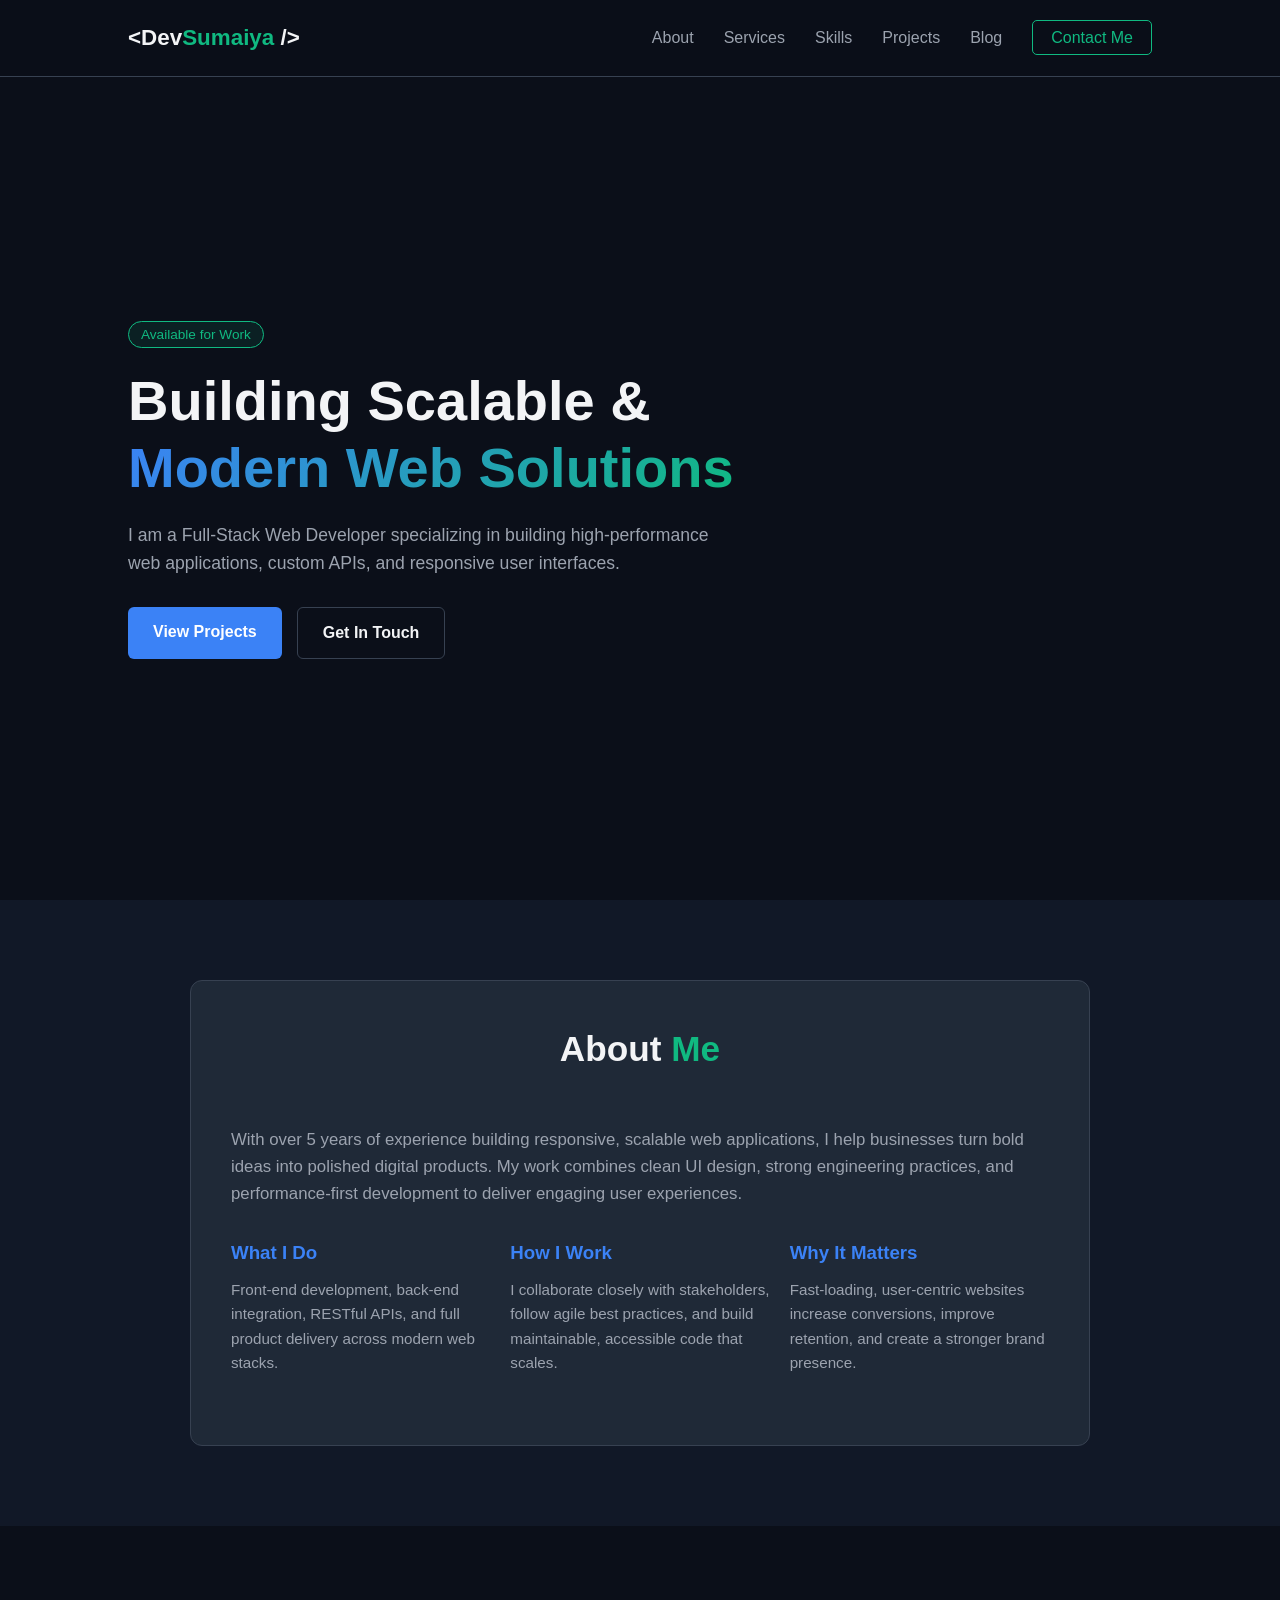
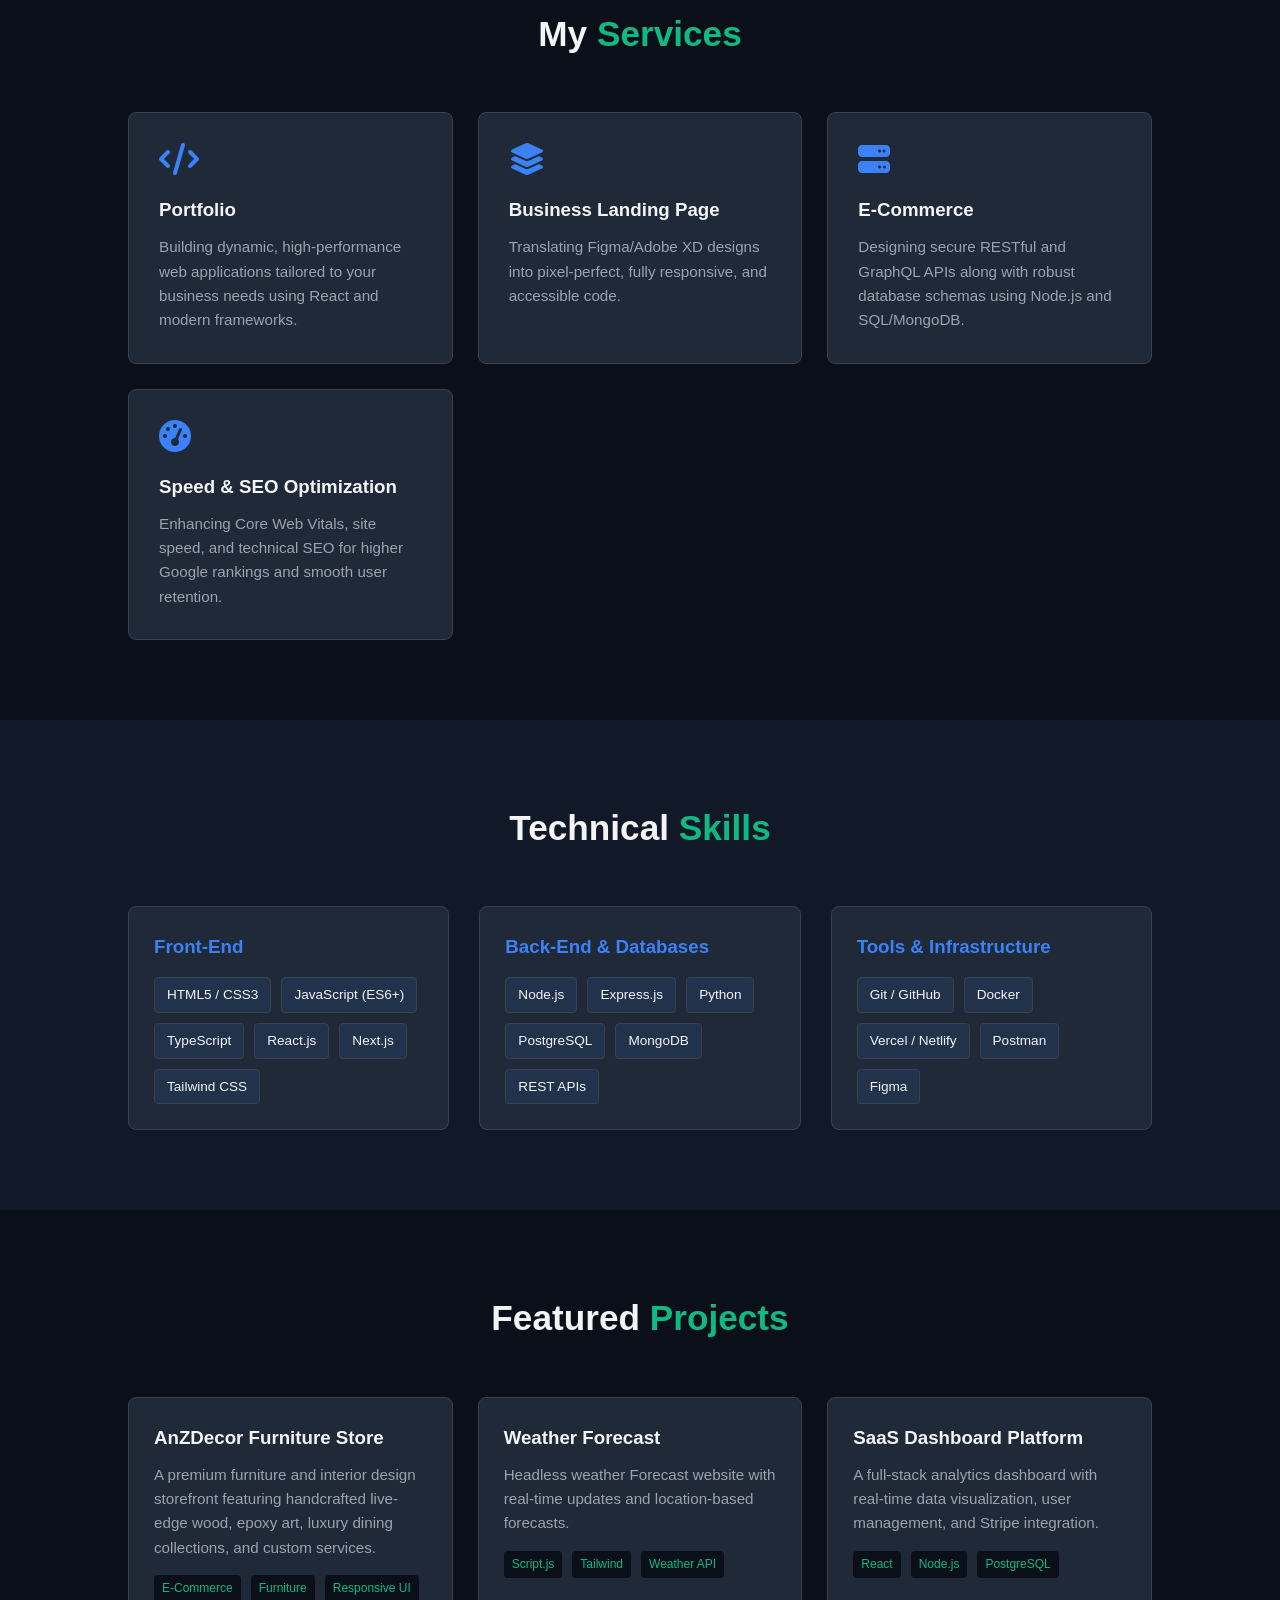
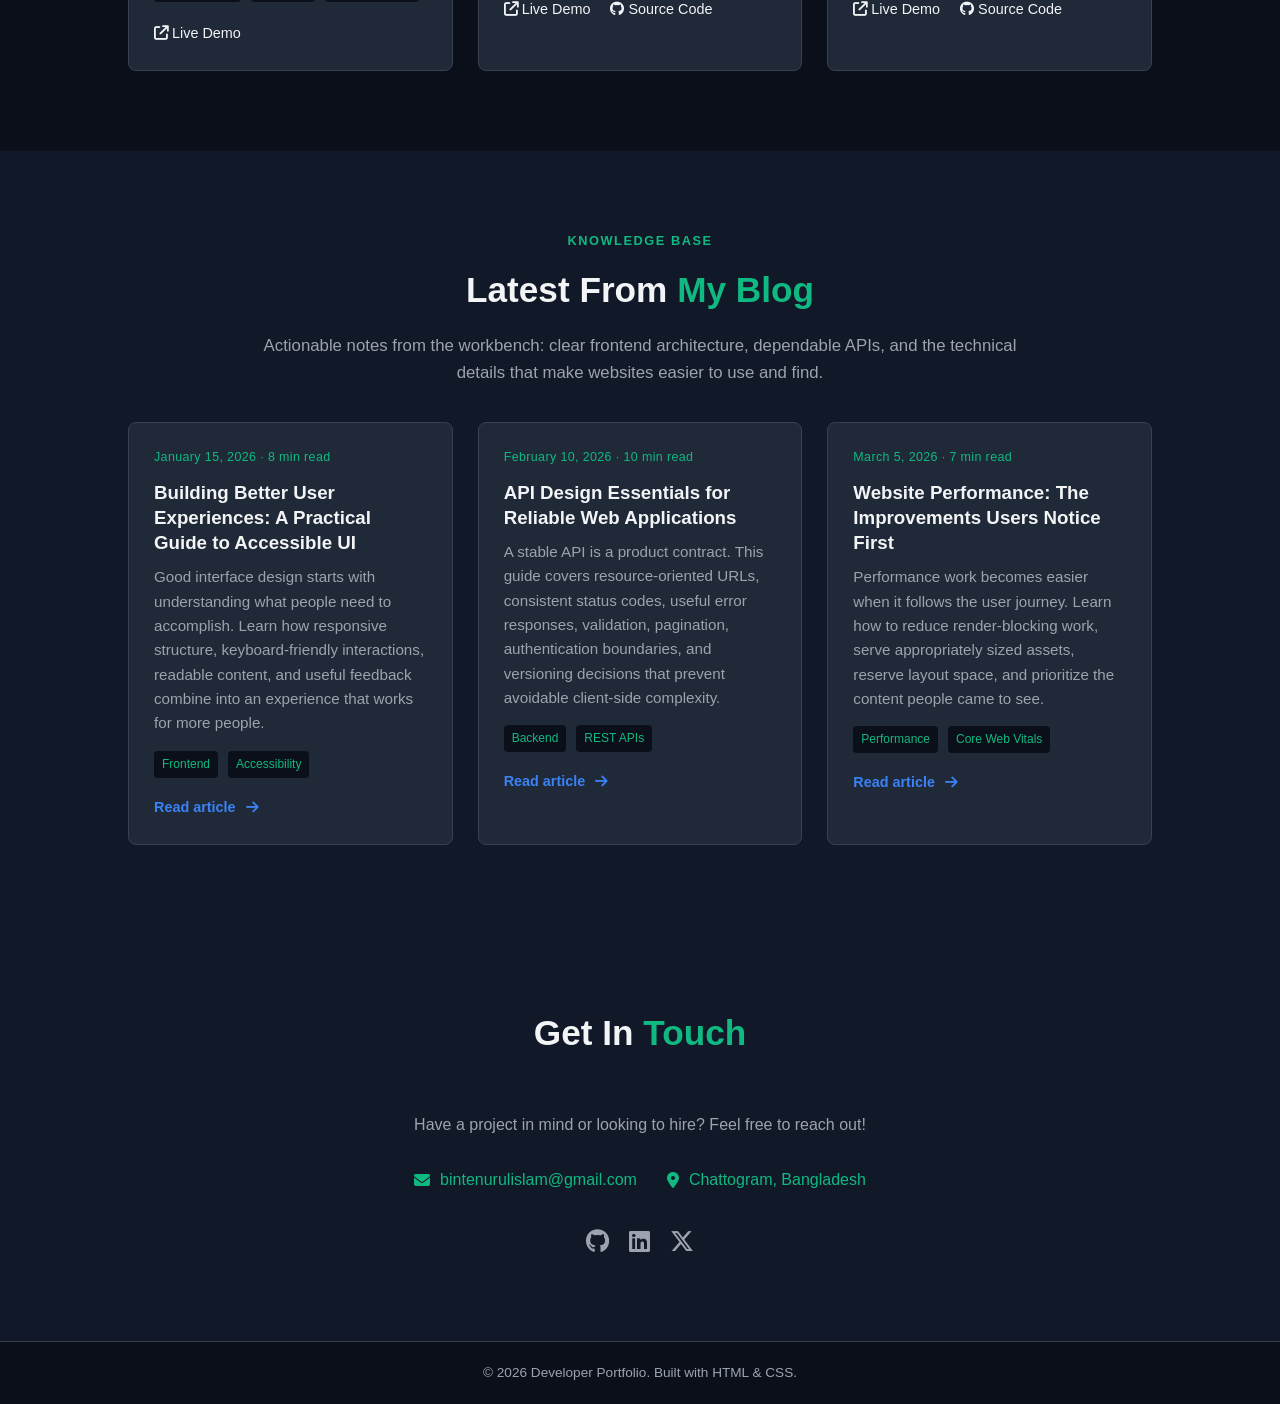
<file: index.html>
<!DOCTYPE html>
<html lang="en">
<head>
    <meta charset="UTF-8">
    <meta name="viewport" content="width=device-width, initial-scale=1.0">
    <meta name="description" content="Read practical web development articles by Sumaiya about frontend engineering, API design, technical SEO, accessibility, and website performance.">
    <meta name="author" content="Sumaiya">
    <meta name="robots" content="index, follow, max-image-preview:large">
    <link rel="canonical" href="https://sumaiya.dev/">
    <meta property="og:type" content="website">
    <meta property="og:title" content="Web Development Blog | Sumaiya">
    <meta property="og:description" content="Practical insights on building accessible, fast, and scalable web experiences.">
    <meta property="og:url" content="https://sumaiya.dev/">
    <meta property="og:site_name" content="Sumaiya | Full-Stack Web Developer">
    <meta name="twitter:card" content="summary">
    <meta name="twitter:title" content="Web Development Blog | Sumaiya">
    <meta name="twitter:description" content="Practical insights on frontend engineering, APIs, SEO, and web performance.">
    <title>Web Development Blog | Sumaiya - Full-Stack Developer</title>
    <link rel="stylesheet" href="css/style.css">
    <!-- Font Awesome for Icons -->
    <link rel="stylesheet" href="https://cdnjs.cloudflare.com/ajax/libs/font-awesome/6.4.0/css/all.min.css">
    <script type="application/ld+json">
    {
        "@context": "https://schema.org",
        "@graph": [
            {
                "@type": "Person",
                "@id": "https://sumaiya.dev/#person",
                "name": "Sumaiya",
                "jobTitle": "Full-Stack Web Developer",
                "url": "https://sumaiya.dev/"
            },
            {
                "@type": "WebSite",
                "@id": "https://sumaiya.dev/#website",
                "url": "https://sumaiya.dev/",
                "name": "Sumaiya | Full-Stack Web Developer",
                "publisher": {"@id": "https://sumaiya.dev/#person"}
            },
            {
                "@type": "Blog",
                "@id": "https://sumaiya.dev/#blog",
                "url": "https://sumaiya.dev/#blog",
                "name": "Web Development Blog by Sumaiya",
                "description": "Practical articles about frontend development, API design, SEO, accessibility, and performance.",
                "publisher": {"@id": "https://sumaiya.dev/#person"},
                "blogPost": [
                    {"@type": "BlogPosting", "headline": "Building Better User Experiences: A Practical Guide to Accessible UI", "datePublished": "2026-01-15", "author": {"@id": "https://sumaiya.dev/#person"}, "url": "https://sumaiya.dev/blog.html#building-better-user-experiences"},
                    {"@type": "BlogPosting", "headline": "API Design Essentials for Reliable Web Applications", "datePublished": "2026-02-10", "author": {"@id": "https://sumaiya.dev/#person"}, "url": "https://sumaiya.dev/blog.html#api-design-essentials"},
                    {"@type": "BlogPosting", "headline": "Website Performance: The Improvements Users Notice First", "datePublished": "2026-03-05", "author": {"@id": "https://sumaiya.dev/#person"}, "url": "https://sumaiya.dev/blog.html#website-performance"}
                ]
            }
        ]
    }
    </script>
</head>
<body>

    <!-- Navigation -->
    <nav class="navbar">
        <div class="logo">&lt;Dev<span>Sumaiya</span> /&gt;</div>
        <ul class="nav-links">
            <li><a href="#about">About</a></li>
            <li><a href="#services">Services</a></li>
            <li><a href="#skills">Skills</a></li>
            <li><a href="#projects">Projects</a></li>
            <li><a href="#blog">Blog</a></li>
            <li><a href="#contact" class="btn-nav">Contact Me</a></li>
        </ul>
    </nav>

    <!-- Hero Section -->
    <header class="hero">
        <div class="hero-content">
            <span class="badge">Available for Work</span>
            <h1>Building Scalable & <br><span class="text-gradient">Modern Web Solutions</span></h1>
            <p>I am a Full-Stack Web Developer specializing in building high-performance web applications, custom APIs, and responsive user interfaces.</p>
            <div class="hero-btns">
                <a href="#projects" class="btn btn-primary">View Projects</a>
                <a href="#contact" class="btn btn-secondary">Get In Touch</a>
            </div>
        </div>
    </header>

    <!-- About Section -->
    <section id="about" class="section bg-alt">
        <div class="about-container">
            <div class="about-text">
                <h2 class="section-title">About <span class="text-accent">Me</span></h2>
                <p>With over 5 years of experience building responsive, scalable web applications, I help businesses turn bold ideas into polished digital products. My work combines clean UI design, strong engineering practices, and performance-first development to deliver engaging user experiences.</p>
                <div class="about-highlights">
                    <div>
                        <h3>What I Do</h3>
                        <p>Front-end development, back-end integration, RESTful APIs, and full product delivery across modern web stacks.</p>
                    </div>
                    <div>
                        <h3>How I Work</h3>
                        <p>I collaborate closely with stakeholders, follow agile best practices, and build maintainable, accessible code that scales.</p>
                    </div>
                    <div>
                        <h3>Why It Matters</h3>
                        <p>Fast-loading, user-centric websites increase conversions, improve retention, and create a stronger brand presence.</p>
                    </div>
                </div>
            </div>
        </div>
    </section>

    <!-- Services Section -->
    <section id="services" class="section">
        <h2 class="section-title">My <span class="text-accent">Services</span></h2>
        <div class="grid cards-grid">
            <div class="card">
                <i class="fa-solid fa-code card-icon"></i>
                <h3>Portfolio</h3>
                <p>Building dynamic, high-performance web applications tailored to your business needs using React and modern frameworks.</p>
            </div>
            <div class="card">
                <i class="fa-solid fa-layer-group card-icon"></i>
                <h3>Business Landing Page</h3>
                <p>Translating Figma/Adobe XD designs into pixel-perfect, fully responsive, and accessible code.</p>
            </div>
            <div class="card">
                <i class="fa-solid fa-server card-icon"></i>
                <h3>E-Commerce</h3>
                <p>Designing secure RESTful and GraphQL APIs along with robust database schemas using Node.js and SQL/MongoDB.</p>
            </div>
            <div class="card">
                <i class="fa-solid fa-gauge-high card-icon"></i>
                <h3>Speed & SEO Optimization</h3>
                <p>Enhancing Core Web Vitals, site speed, and technical SEO for higher Google rankings and smooth user retention.</p>
            </div>
        </div>
    </section>

    <!-- Skills Section -->
    <section id="skills" class="section bg-alt">
        <h2 class="section-title">Technical <span class="text-accent">Skills</span></h2>
        <div class="skills-container">
            <div class="skill-category">
                <h3>Front-End</h3>
                <div class="tags">
                    <span class="tag">HTML5 / CSS3</span>
                    <span class="tag">JavaScript (ES6+)</span>
                    <span class="tag">TypeScript</span>
                    <span class="tag">React.js</span>
                    <span class="tag">Next.js</span>
                    <span class="tag">Tailwind CSS</span>
                </div>
            </div>
            <div class="skill-category">
                <h3>Back-End & Databases</h3>
                <div class="tags">
                    <span class="tag">Node.js</span>
                    <span class="tag">Express.js</span>
                    <span class="tag">Python</span>
                    <span class="tag">PostgreSQL</span>
                    <span class="tag">MongoDB</span>
                    <span class="tag">REST APIs</span>
                </div>
            </div>
            <div class="skill-category">
                <h3>Tools & Infrastructure</h3>
                <div class="tags">
                    <span class="tag">Git / GitHub</span>
                    <span class="tag">Docker</span>
                    <span class="tag">Vercel / Netlify</span>
                    <span class="tag">Postman</span>
                    <span class="tag">Figma</span>
                </div>
            </div>
        </div>
    </section>

    <!-- Projects Section -->
    <section id="projects" class="section">
        <h2 class="section-title">Featured <span class="text-accent">Projects</span></h2>
        <div class="grid projects-grid">
            <!-- Project 1 -->
            <div class="project-card">
                <div class="project-info">
                    <h3>AnZDecor Furniture Store</h3>
                    <p>A premium furniture and interior design storefront featuring handcrafted live-edge wood, epoxy art, luxury dining collections, and custom services.</p>
                    <div class="tags">
                        <span class="tag-sm">E-Commerce</span>
                        <span class="tag-sm">Furniture</span>
                        <span class="tag-sm">Responsive UI</span>
                    </div>
                    <div class="project-links">
                        <a href="https://anzdecor.netlify.app/" target="_blank" rel="noopener noreferrer"><i class="fa-solid fa-arrow-up-right-from-square"></i> Live Demo</a>
                    </div>
                </div>
            </div>

            <!-- Project 2 -->
            <div class="project-card">
                <div class="project-info">
                    <h3>Weather Forecast </h3>
                    <p>Headless weather Forecast website with real-time updates and location-based forecasts.</p>
                    <div class="tags">
                        <span class="tag-sm">Script.js</span>
                        <span class="tag-sm">Tailwind</span>
                        <span class="tag-sm">Weather API</span>
                    </div>
                    <div class="project-links">
                        <a href="https://sumaiyabnislam.github.io/WeatherForcast/" target="_blank"><i class="fa-solid fa-arrow-up-right-from-square"></i> Live Demo</a>
                        <a href="https://github.com/sumaiyabnislam/WeatherForcast" target="_blank"><i class="fa-brands fa-github"></i> Source Code</a>
                    </div>
                </div>
            </div>

            <!-- Project 3 -->
            <div class="project-card">
                <div class="project-info">
                    <h3>SaaS Dashboard Platform</h3>
                    <p>A full-stack analytics dashboard with real-time data visualization, user management, and Stripe integration.</p>
                    <div class="tags">
                        <span class="tag-sm">React</span>
                        <span class="tag-sm">Node.js</span>
                        <span class="tag-sm">PostgreSQL</span>
                    </div>
                    <div class="project-links">
                        <a href="#" target="_blank"><i class="fa-solid fa-arrow-up-right-from-square"></i> Live Demo</a>
                        <a href="#" target="_blank"><i class="fa-brands fa-github"></i> Source Code</a>
                    </div>
                </div>
            </div>
        </div>
    </section>

    <!-- Blog Section -->
    <section id="blog" class="section bg-alt">
        <div class="blog-intro">
            <p class="eyebrow">Knowledge base</p>
            <h2 class="section-title">Latest From <span class="text-accent">My Blog</span></h2>
            <p>Actionable notes from the workbench: clear frontend architecture, dependable APIs, and the technical details that make websites easier to use and find.</p>
        </div>
        <div class="grid blog-grid">
            <a class="project-card blog-card blog-card-link" href="blog.html#building-better-user-experiences">
                <div class="project-info">
                    <p class="article-meta"><time datetime="2026-01-15">January 15, 2026</time> · 8 min read</p>
                    <h3>Building Better User Experiences: A Practical Guide to Accessible UI</h3>
                    <p>Good interface design starts with understanding what people need to accomplish. Learn how responsive structure, keyboard-friendly interactions, readable content, and useful feedback combine into an experience that works for more people.</p>
                    <div class="tags">
                        <span class="tag-sm">Frontend</span>
                        <span class="tag-sm">Accessibility</span>
                    </div>
                    <span class="read-article">Read article <i class="fa-solid fa-arrow-right"></i></span>
                </div>
            </a>
            <a class="project-card blog-card blog-card-link" href="blog.html#api-design-essentials">
                <div class="project-info">
                    <p class="article-meta"><time datetime="2026-02-10">February 10, 2026</time> · 10 min read</p>
                    <h3>API Design Essentials for Reliable Web Applications</h3>
                    <p>A stable API is a product contract. This guide covers resource-oriented URLs, consistent status codes, useful error responses, validation, pagination, authentication boundaries, and versioning decisions that prevent avoidable client-side complexity.</p>
                    <div class="tags">
                        <span class="tag-sm">Backend</span>
                        <span class="tag-sm">REST APIs</span>
                    </div>
                    <span class="read-article">Read article <i class="fa-solid fa-arrow-right"></i></span>
                </div>
            </a>
            <a class="project-card blog-card blog-card-link" href="blog.html#website-performance">
                <div class="project-info">
                    <p class="article-meta"><time datetime="2026-03-05">March 5, 2026</time> · 7 min read</p>
                    <h3>Website Performance: The Improvements Users Notice First</h3>
                    <p>Performance work becomes easier when it follows the user journey. Learn how to reduce render-blocking work, serve appropriately sized assets, reserve layout space, and prioritize the content people came to see.</p>
                    <div class="tags">
                        <span class="tag-sm">Performance</span>
                        <span class="tag-sm">Core Web Vitals</span>
                    </div>
                </div>
                <span class="read-article">Read article <i class="fa-solid fa-arrow-right"></i></span>
            </a>
        </div>
    </section>

    <!-- Contact Section -->
    <section id="contact" class="section bg-alt">
        <h2 class="section-title">Get In <span class="text-accent">Touch</span></h2>
        <div class="contact-container">
            <p class="contact-sub">Have a project in mind or looking to hire? Feel free to reach out!</p>
            <div class="contact-details">
                <div class="contact-item">
                    <i class="fa-solid fa-envelope"></i>
                    <span>bintenurulislam@gmail.com</span>
                </div>
                <div class="contact-item">
                    <i class="fa-solid fa-location-dot"></i>
                    <span>Chattogram, Bangladesh</span>
                </div>
            </div>
            <div class="social-links">
                <a href="https://github.com/sumaiyabnislam" target="_blank"><i class="fa-brands fa-github"></i></a>
                <a href="https://bd.linkedin.com/in/sumaiya-b-9344091b8" target="_blank"><i class="fa-brands fa-linkedin"></i></a>
                <a href="#" target="_blank"><i class="fa-brands fa-x-twitter"></i></a>
            </div>
        </div>
    </section>

    <!-- Footer -->
    <footer>
        <p>&copy; 2026 Developer Portfolio. Built with HTML & CSS.</p>
    </footer>

</body>
</html>
</file>
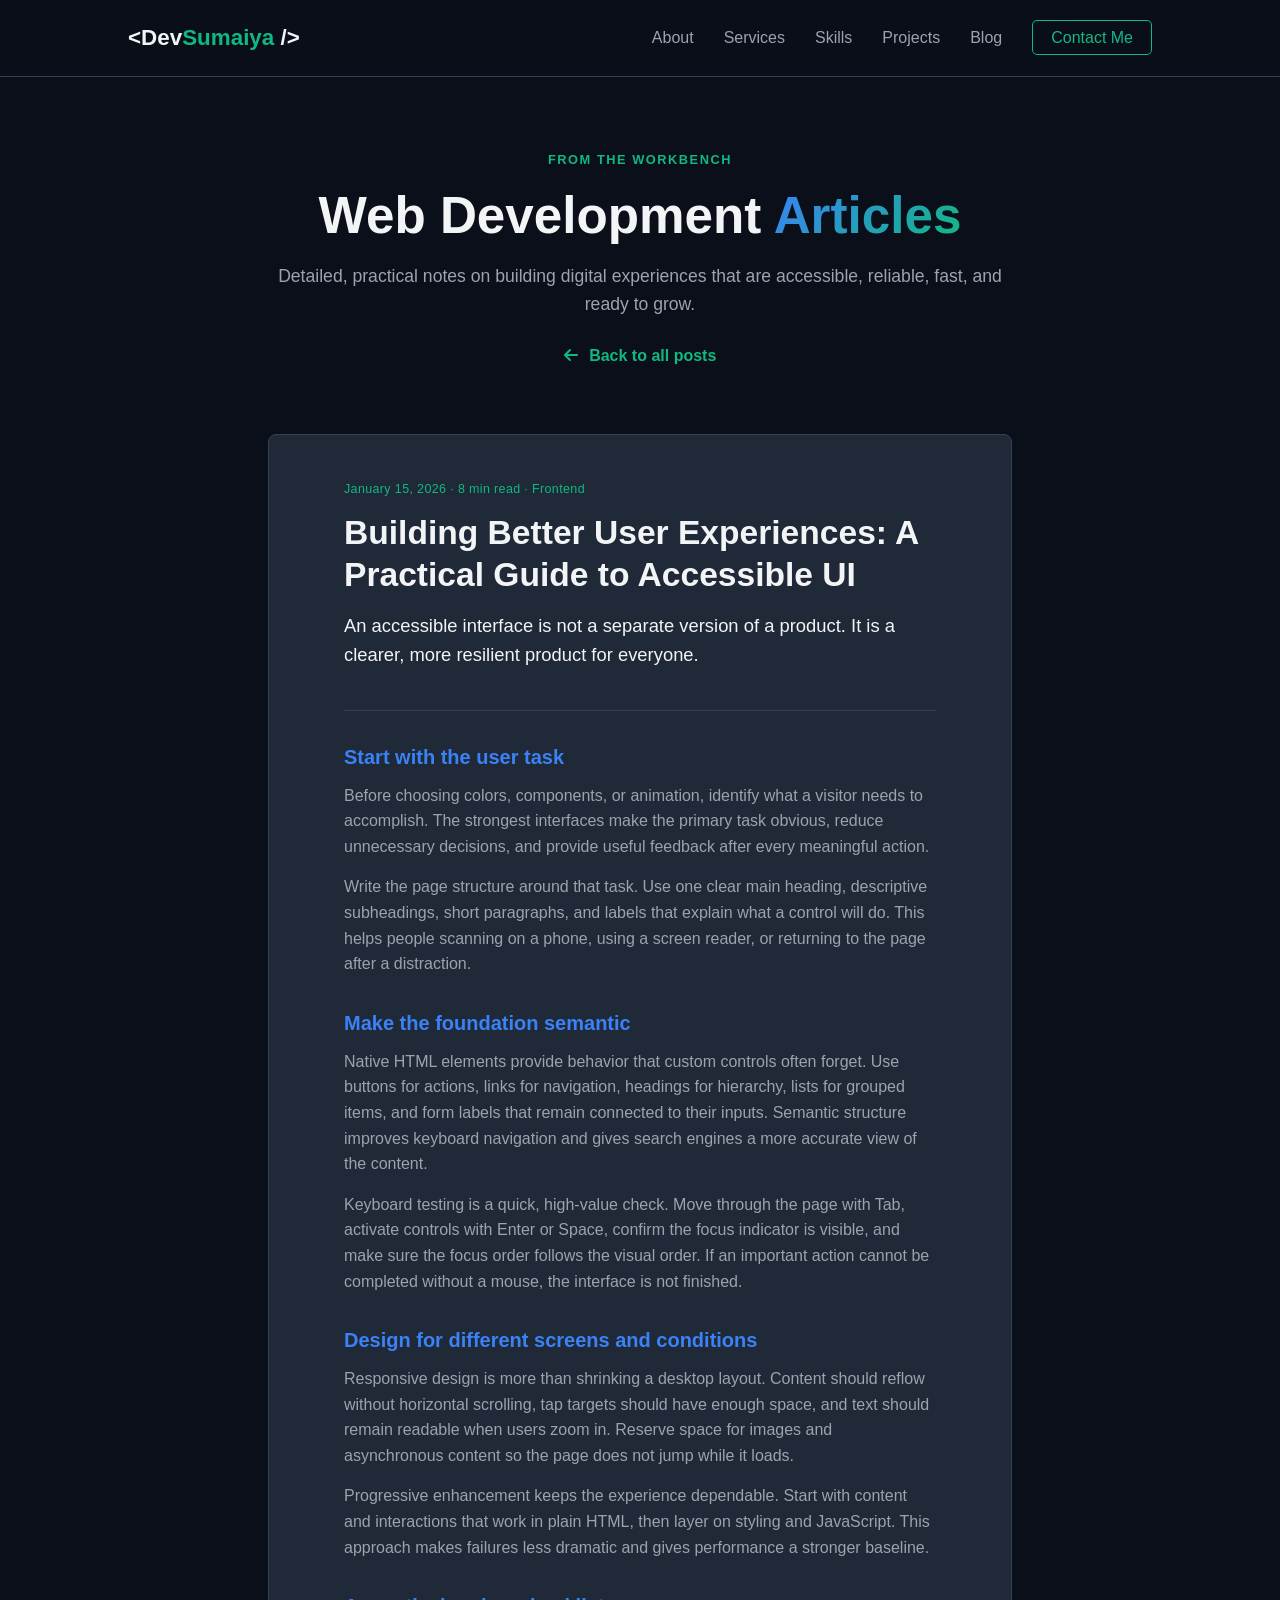
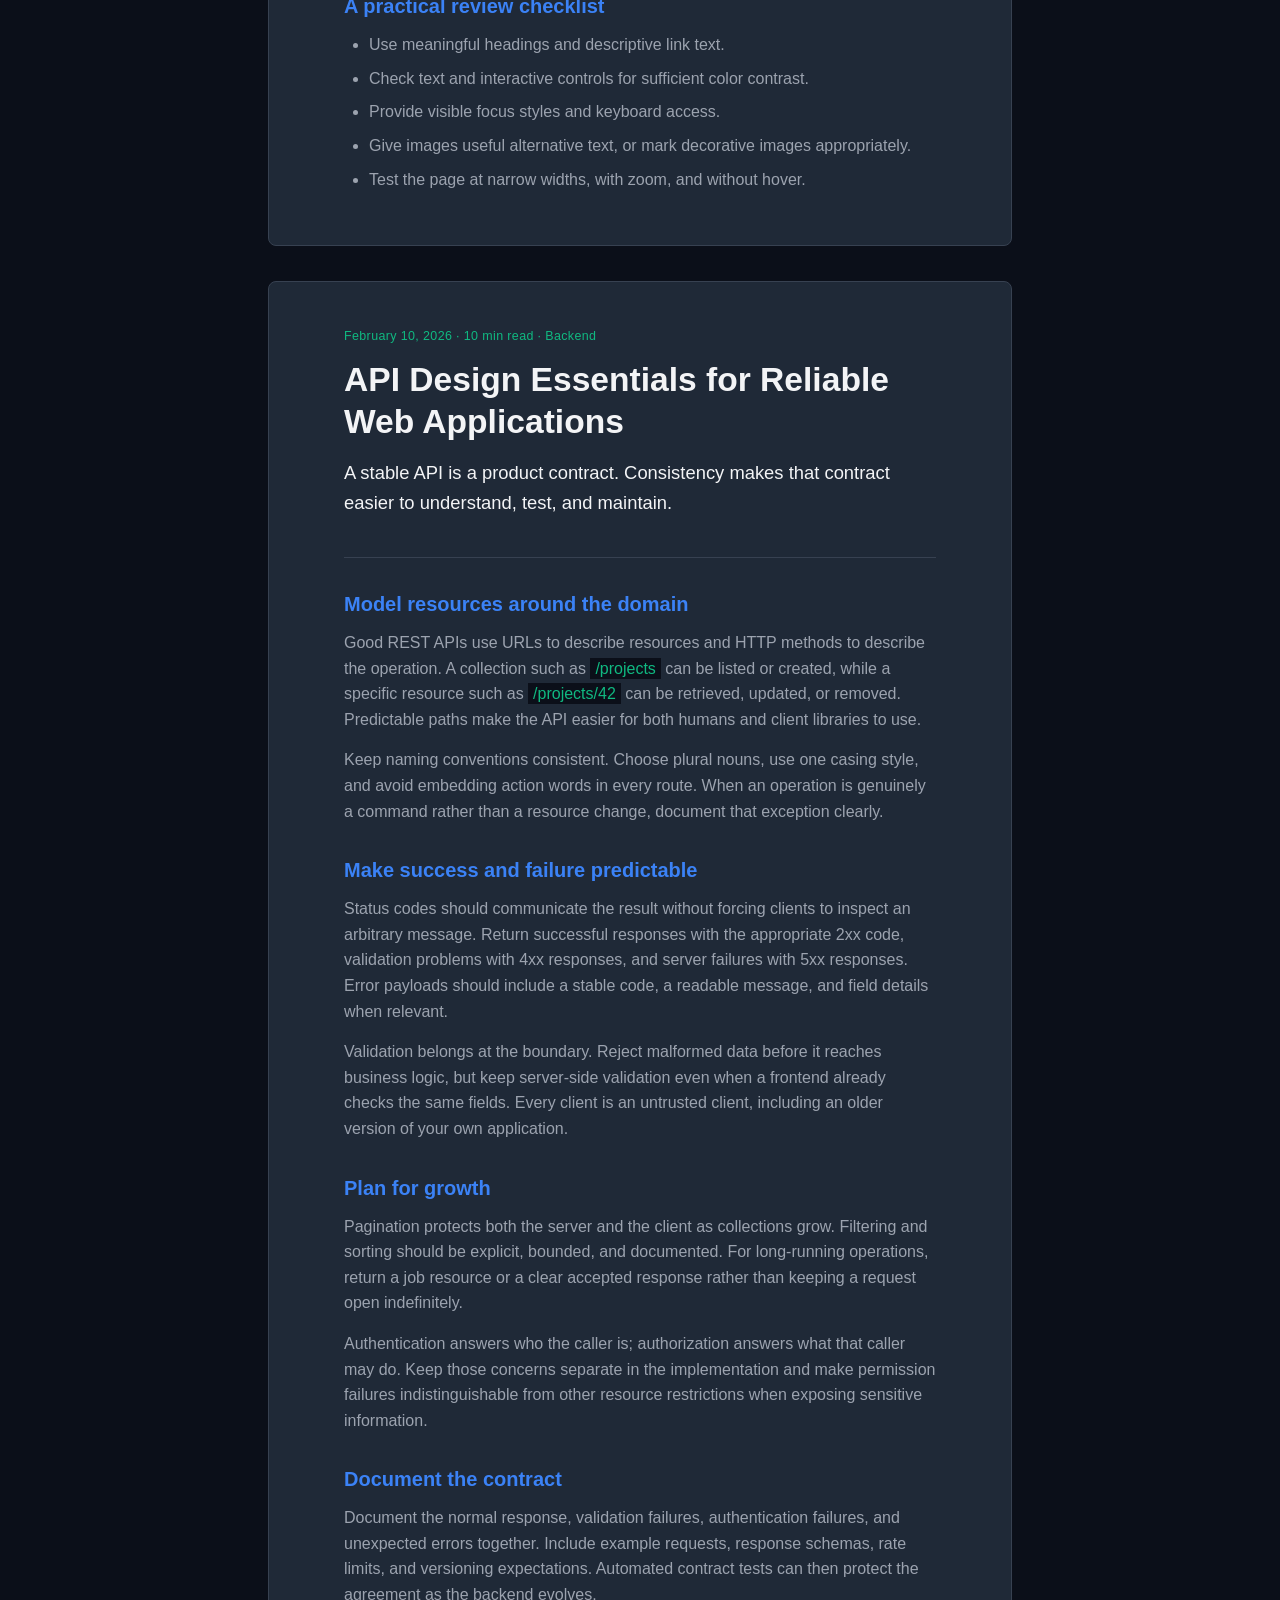
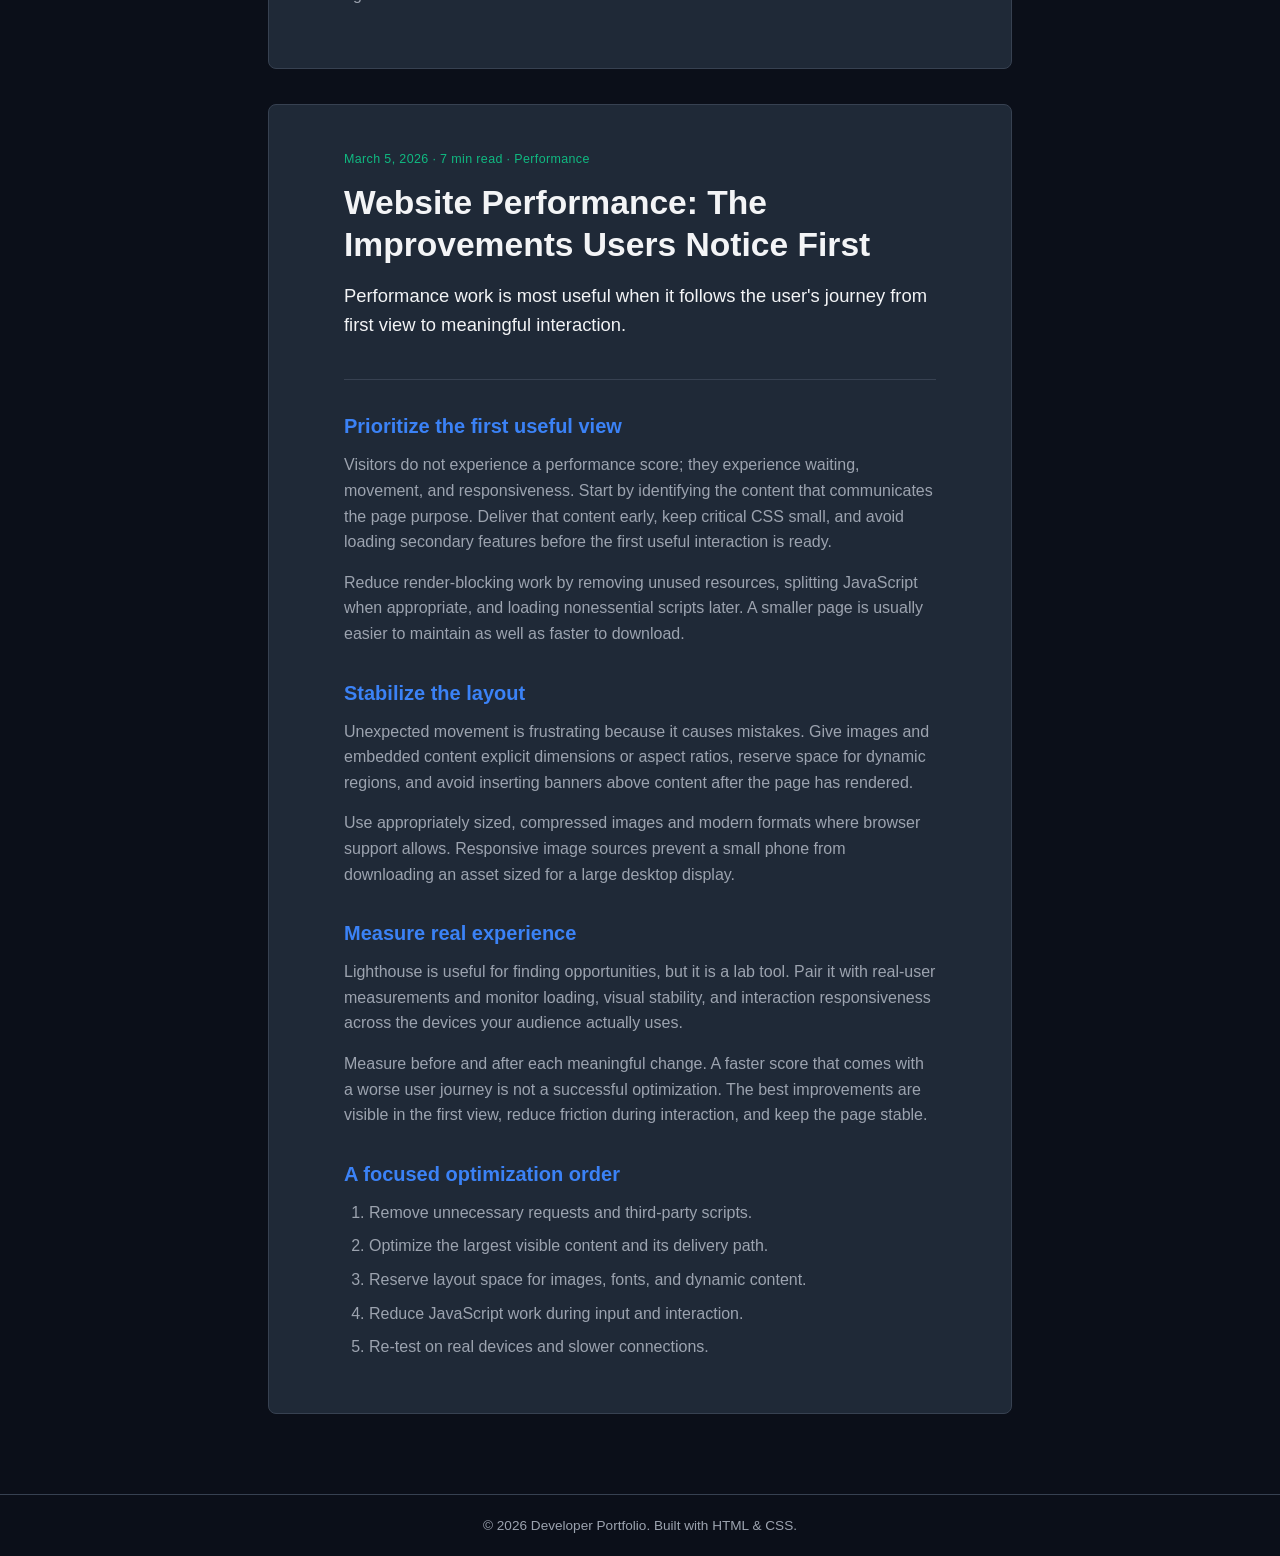
<file: blog.html>
<!DOCTYPE html>
<html lang="en">
<head>
    <meta charset="UTF-8">
    <meta name="viewport" content="width=device-width, initial-scale=1.0">
    <meta name="description" content="Detailed web development articles by Sumaiya about accessible UI, reliable API design, technical SEO, and website performance.">
    <meta name="author" content="Sumaiya">
    <meta name="robots" content="index, follow, max-image-preview:large">
    <link rel="canonical" href="https://sumaiya.dev/blog.html">
    <meta property="og:type" content="article">
    <meta property="og:title" content="Web Development Articles | Sumaiya">
    <meta property="og:description" content="Detailed, practical notes on frontend engineering, APIs, accessibility, SEO, and web performance.">
    <meta property="og:url" content="https://sumaiya.dev/blog.html">
    <meta property="og:site_name" content="Sumaiya | Full-Stack Web Developer">
    <meta name="twitter:card" content="summary">
    <meta name="twitter:title" content="Web Development Articles | Sumaiya">
    <meta name="twitter:description" content="Detailed, practical notes on frontend engineering, APIs, accessibility, SEO, and web performance.">
    <title>Web Development Articles | Sumaiya</title>
    <link rel="stylesheet" href="css/style.css">
    <link rel="stylesheet" href="https://cdnjs.cloudflare.com/ajax/libs/font-awesome/6.4.0/css/all.min.css">
    <script type="application/ld+json">
    {
        "@context": "https://schema.org",
        "@type": "Blog",
        "@id": "https://sumaiya.dev/blog.html#blog",
        "url": "https://sumaiya.dev/blog.html",
        "name": "Web Development Articles by Sumaiya",
        "description": "Detailed articles about frontend development, API design, accessibility, SEO, and performance.",
        "author": {
            "@type": "Person",
            "name": "Sumaiya",
            "url": "https://sumaiya.dev/"
        }
    }
    </script>
</head>
<body>
    <nav class="navbar">
        <div class="logo"><a href="index.html">&lt;Dev<span>Sumaiya</span> /&gt;</a></div>
        <ul class="nav-links">
            <li><a href="index.html#about">About</a></li>
            <li><a href="index.html#services">Services</a></li>
            <li><a href="index.html#skills">Skills</a></li>
            <li><a href="index.html#projects">Projects</a></li>
            <li><a href="index.html#blog" aria-current="page">Blog</a></li>
            <li><a href="index.html#contact" class="btn-nav">Contact Me</a></li>
        </ul>
    </nav>

    <main class="blog-page section">
        <header class="blog-page-header">
            <p class="eyebrow">From the workbench</p>
            <h1>Web Development <span class="text-gradient">Articles</span></h1>
            <p>Detailed, practical notes on building digital experiences that are accessible, reliable, fast, and ready to grow.</p>
            <a class="back-link" href="index.html#blog"><i class="fa-solid fa-arrow-left"></i> Back to all posts</a>
        </header>

        <div class="article-list">
            <article class="full-article" id="building-better-user-experiences">
                <header class="full-article-header">
                    <p class="article-meta"><time datetime="2026-01-15">January 15, 2026</time> · 8 min read · Frontend</p>
                    <h2>Building Better User Experiences: A Practical Guide to Accessible UI</h2>
                    <p class="article-lead">An accessible interface is not a separate version of a product. It is a clearer, more resilient product for everyone.</p>
                </header>
                <h3>Start with the user task</h3>
                <p>Before choosing colors, components, or animation, identify what a visitor needs to accomplish. The strongest interfaces make the primary task obvious, reduce unnecessary decisions, and provide useful feedback after every meaningful action.</p>
                <p>Write the page structure around that task. Use one clear main heading, descriptive subheadings, short paragraphs, and labels that explain what a control will do. This helps people scanning on a phone, using a screen reader, or returning to the page after a distraction.</p>
                <h3>Make the foundation semantic</h3>
                <p>Native HTML elements provide behavior that custom controls often forget. Use buttons for actions, links for navigation, headings for hierarchy, lists for grouped items, and form labels that remain connected to their inputs. Semantic structure improves keyboard navigation and gives search engines a more accurate view of the content.</p>
                <p>Keyboard testing is a quick, high-value check. Move through the page with Tab, activate controls with Enter or Space, confirm the focus indicator is visible, and make sure the focus order follows the visual order. If an important action cannot be completed without a mouse, the interface is not finished.</p>
                <h3>Design for different screens and conditions</h3>
                <p>Responsive design is more than shrinking a desktop layout. Content should reflow without horizontal scrolling, tap targets should have enough space, and text should remain readable when users zoom in. Reserve space for images and asynchronous content so the page does not jump while it loads.</p>
                <p>Progressive enhancement keeps the experience dependable. Start with content and interactions that work in plain HTML, then layer on styling and JavaScript. This approach makes failures less dramatic and gives performance a stronger baseline.</p>
                <h3>A practical review checklist</h3>
                <ul>
                    <li>Use meaningful headings and descriptive link text.</li>
                    <li>Check text and interactive controls for sufficient color contrast.</li>
                    <li>Provide visible focus styles and keyboard access.</li>
                    <li>Give images useful alternative text, or mark decorative images appropriately.</li>
                    <li>Test the page at narrow widths, with zoom, and without hover.</li>
                </ul>
            </article>

            <article class="full-article" id="api-design-essentials">
                <header class="full-article-header">
                    <p class="article-meta"><time datetime="2026-02-10">February 10, 2026</time> · 10 min read · Backend</p>
                    <h2>API Design Essentials for Reliable Web Applications</h2>
                    <p class="article-lead">A stable API is a product contract. Consistency makes that contract easier to understand, test, and maintain.</p>
                </header>
                <h3>Model resources around the domain</h3>
                <p>Good REST APIs use URLs to describe resources and HTTP methods to describe the operation. A collection such as <code>/projects</code> can be listed or created, while a specific resource such as <code>/projects/42</code> can be retrieved, updated, or removed. Predictable paths make the API easier for both humans and client libraries to use.</p>
                <p>Keep naming conventions consistent. Choose plural nouns, use one casing style, and avoid embedding action words in every route. When an operation is genuinely a command rather than a resource change, document that exception clearly.</p>
                <h3>Make success and failure predictable</h3>
                <p>Status codes should communicate the result without forcing clients to inspect an arbitrary message. Return successful responses with the appropriate 2xx code, validation problems with 4xx responses, and server failures with 5xx responses. Error payloads should include a stable code, a readable message, and field details when relevant.</p>
                <p>Validation belongs at the boundary. Reject malformed data before it reaches business logic, but keep server-side validation even when a frontend already checks the same fields. Every client is an untrusted client, including an older version of your own application.</p>
                <h3>Plan for growth</h3>
                <p>Pagination protects both the server and the client as collections grow. Filtering and sorting should be explicit, bounded, and documented. For long-running operations, return a job resource or a clear accepted response rather than keeping a request open indefinitely.</p>
                <p>Authentication answers who the caller is; authorization answers what that caller may do. Keep those concerns separate in the implementation and make permission failures indistinguishable from other resource restrictions when exposing sensitive information.</p>
                <h3>Document the contract</h3>
                <p>Document the normal response, validation failures, authentication failures, and unexpected errors together. Include example requests, response schemas, rate limits, and versioning expectations. Automated contract tests can then protect the agreement as the backend evolves.</p>
            </article>

            <article class="full-article" id="website-performance">
                <header class="full-article-header">
                    <p class="article-meta"><time datetime="2026-03-05">March 5, 2026</time> · 7 min read · Performance</p>
                    <h2>Website Performance: The Improvements Users Notice First</h2>
                    <p class="article-lead">Performance work is most useful when it follows the user's journey from first view to meaningful interaction.</p>
                </header>
                <h3>Prioritize the first useful view</h3>
                <p>Visitors do not experience a performance score; they experience waiting, movement, and responsiveness. Start by identifying the content that communicates the page purpose. Deliver that content early, keep critical CSS small, and avoid loading secondary features before the first useful interaction is ready.</p>
                <p>Reduce render-blocking work by removing unused resources, splitting JavaScript when appropriate, and loading nonessential scripts later. A smaller page is usually easier to maintain as well as faster to download.</p>
                <h3>Stabilize the layout</h3>
                <p>Unexpected movement is frustrating because it causes mistakes. Give images and embedded content explicit dimensions or aspect ratios, reserve space for dynamic regions, and avoid inserting banners above content after the page has rendered.</p>
                <p>Use appropriately sized, compressed images and modern formats where browser support allows. Responsive image sources prevent a small phone from downloading an asset sized for a large desktop display.</p>
                <h3>Measure real experience</h3>
                <p>Lighthouse is useful for finding opportunities, but it is a lab tool. Pair it with real-user measurements and monitor loading, visual stability, and interaction responsiveness across the devices your audience actually uses.</p>
                <p>Measure before and after each meaningful change. A faster score that comes with a worse user journey is not a successful optimization. The best improvements are visible in the first view, reduce friction during interaction, and keep the page stable.</p>
                <h3>A focused optimization order</h3>
                <ol>
                    <li>Remove unnecessary requests and third-party scripts.</li>
                    <li>Optimize the largest visible content and its delivery path.</li>
                    <li>Reserve layout space for images, fonts, and dynamic content.</li>
                    <li>Reduce JavaScript work during input and interaction.</li>
                    <li>Re-test on real devices and slower connections.</li>
                </ol>
            </article>
        </div>
    </main>

    <footer>
        <p>&copy; 2026 Developer Portfolio. Built with HTML &amp; CSS.</p>
    </footer>
</body>
</html>
</file>
<file: css/style.css>
/* --- Color Variables (Black, Neon Green, Tech Blue) --- */
:root {
    --bg-main: #0B0F19;         /* Very Dark Navy / Near Black */
    --bg-alt: #111827;          /* Slightly Lighter Dark Section Background */
    --card-bg: #1F2937;         /* Card Background */
    --text-main: #F3F4F6;       /* Soft White Text */
    --text-muted: #9CA3AF;      /* Muted Gray Text */
    
    /* Accents */
    --accent-blue: #3B82F6;     /* Electric Blue */
    --accent-green: #10B981;    /* Emerald Green */
    --border-color: #374151;    /* Subtle Border */
}

/* --- Basic Resets --- */
* {
    margin: 0;
    padding: 0;
    box-sizing: border-box;
    font-family: 'Segoe UI', Tahoma, Geneva, Verdana, sans-serif;
}

html {
    scroll-behavior: smooth;
}

body {
    background-color: var(--bg-main);
    color: var(--text-main);
    line-height: 1.6;
}

/* --- Helper Classes --- */
.text-accent {
    color: var(--accent-green);
}

.text-gradient {
    background: linear-gradient(135deg, var(--accent-blue), var(--accent-green));
    -webkit-background-clip: text;
    -webkit-text-fill-color: transparent;
}

.section {
    padding: 80px 10%;
}

.bg-alt {
    background-color: var(--bg-alt);
}

.section-title {
    font-size: 2.2rem;
    text-align: center;
    margin-bottom: 50px;
}

.grid {
    display: grid;
    gap: 25px;
}

/* --- Navigation --- */
.navbar {
    display: flex;
    justify-content: space-between;
    align-items: center;
    padding: 20px 10%;
    background-color: rgba(11, 15, 25, 0.9);
    position: fixed;
    top: 0;
    width: 100%;
    z-index: 1000;
    border-bottom: 1px solid var(--border-color);
    backdrop-filter: blur(10px);
}

.logo {
    font-size: 1.4rem;
    font-weight: 700;
    color: var(--text-main);
}

.logo span {
    color: var(--accent-green);
}

.nav-links {
    display: flex;
    list-style: none;
    align-items: center;
    gap: 30px;
}

.nav-links a {
    color: var(--text-muted);
    text-decoration: none;
    transition: 0.3s ease;
}

.nav-links a:hover {
    color: var(--accent-blue);
}

.btn-nav {
    padding: 8px 18px;
    border: 1px solid var(--accent-green);
    border-radius: 5px;
    color: var(--accent-green) !important;
}

.btn-nav:hover {
    background-color: var(--accent-green);
    color: var(--bg-main) !important;
}

/* --- Hero Section --- */
.hero {
    min-height: 100vh;
    display: flex;
    align-items: center;
    padding: 0 10%;
    padding-top: 80px;
}

.badge {
    background: rgba(16, 185, 129, 0.1);
    color: var(--accent-green);
    border: 1px solid var(--accent-green);
    padding: 5px 12px;
    border-radius: 20px;
    font-size: 0.85rem;
}

.hero h1 {
    font-size: 3.5rem;
    margin: 20px 0;
    line-height: 1.2;
}

.hero p {
    color: var(--text-muted);
    max-width: 600px;
    font-size: 1.1rem;
    margin-bottom: 30px;
}

.hero-btns {
    display: flex;
    gap: 15px;
}

.btn {
    padding: 12px 25px;
    border-radius: 6px;
    text-decoration: none;
    font-weight: 600;
    transition: 0.3s ease;
}

.btn-primary {
    background: var(--accent-blue);
    color: white;
}

.btn-primary:hover {
    opacity: 0.9;
}

.btn-secondary {
    border: 1px solid var(--border-color);
    color: var(--text-main);
}

.btn-secondary:hover {
    border-color: var(--accent-blue);
    color: var(--accent-blue);
}

/* --- Cards / Services --- */
.cards-grid {
    grid-template-columns: repeat(auto-fit, minmax(250px, 1fr));
}

.card {
    background: var(--card-bg);
    padding: 30px;
    border-radius: 8px;
    border: 1px solid var(--border-color);
    transition: 0.3s ease;
}

.card:hover {
    border-color: var(--accent-green);
    transform: translateY(-5px);
}

.card-icon {
    font-size: 2rem;
    color: var(--accent-blue);
    margin-bottom: 20px;
}

.card h3 {
    margin-bottom: 10px;
}

.card p {
    color: var(--text-muted);
    font-size: 0.95rem;
}

/* --- About --- */
.about-container {
    display: flex;
    justify-content: center;
}

.about-text {
    max-width: 900px;
    background: var(--card-bg);
    padding: 40px;
    border-radius: 12px;
    border: 1px solid var(--border-color);
}

.about-text p {
    color: var(--text-muted);
    font-size: 1.05rem;
    margin-bottom: 30px;
}

.about-highlights {
    display: grid;
    grid-template-columns: repeat(auto-fit, minmax(240px, 1fr));
    gap: 20px;
}

.about-highlights h3 {
    color: var(--accent-blue);
    margin-bottom: 10px;
}

.about-highlights p {
    font-size: 0.95rem;
    color: var(--text-muted);
}

/* --- Skills --- */
.skills-container {
    display: grid;
    grid-template-columns: repeat(auto-fit, minmax(300px, 1fr));
    gap: 30px;
}

.skill-category {
    background: var(--card-bg);
    padding: 25px;
    border-radius: 8px;
    border: 1px solid var(--border-color);
}

.skill-category h3 {
    margin-bottom: 15px;
    color: var(--accent-blue);
}

.tags {
    display: flex;
    flex-wrap: wrap;
    gap: 10px;
}

.tag {
    background: rgba(59, 130, 246, 0.1);
    color: var(--text-main);
    border: 1px solid var(--border-color);
    padding: 6px 12px;
    border-radius: 4px;
    font-size: 0.85rem;
}

/* --- Projects --- */
.projects-grid {
    grid-template-columns: repeat(auto-fit, minmax(320px, 1fr));
}

/* --- Blog --- */
.blog-intro {
    max-width: 760px;
    margin: 0 auto 35px;
    text-align: center;
}

.blog-intro .section-title {
    margin-bottom: 15px;
}

.blog-intro > p:last-child {
    color: var(--text-muted);
    font-size: 1.05rem;
}

.eyebrow {
    color: var(--accent-green);
    font-size: 0.8rem;
    font-weight: 700;
    letter-spacing: 0.12em;
    margin-bottom: 10px;
    text-transform: uppercase;
}

.blog-grid {
    grid-template-columns: repeat(auto-fit, minmax(300px, 1fr));
    align-items: start;
}

.blog-card {
    height: 100%;
}

.blog-card-link {
    color: var(--text-main);
    display: block;
    text-decoration: none;
}

.blog-card-link:hover {
    border-color: var(--accent-green);
    transform: translateY(-5px);
}

.article-meta {
    color: var(--accent-green) !important;
    font-size: 0.78rem !important;
    letter-spacing: 0.03em;
    margin-bottom: 12px !important;
}

.blog-card h3 {
    line-height: 1.35;
}

.read-article {
    color: var(--accent-blue);
    display: inline-block;
    font-size: 0.9rem;
    font-weight: 600;
    margin-top: 18px;
}

.read-article i {
    margin-left: 6px;
    transition: transform 0.3s ease;
}

.blog-card-link:hover .read-article i {
    transform: translateX(4px);
}

.logo a {
    color: inherit;
    text-decoration: none;
}

/* --- Blog Page --- */
.blog-page {
    max-width: 1000px;
    margin: 0 auto;
    padding-top: 150px;
}

.blog-page-header {
    margin: 0 auto 65px;
    max-width: 760px;
    text-align: center;
}

.blog-page-header h1 {
    font-size: 3.2rem;
    line-height: 1.2;
    margin: 15px 0;
}

.blog-page-header > p:not(.eyebrow) {
    color: var(--text-muted);
    font-size: 1.1rem;
}

.back-link {
    color: var(--accent-green);
    display: inline-block;
    font-weight: 600;
    margin-top: 25px;
    text-decoration: none;
}

.back-link i {
    margin-right: 7px;
}

.article-list {
    display: grid;
    gap: 35px;
}

.full-article {
    background: var(--card-bg);
    border: 1px solid var(--border-color);
    border-radius: 8px;
    padding: 45px clamp(25px, 6vw, 75px);
    scroll-margin-top: 110px;
}

.full-article:target {
    border-color: var(--accent-green);
}

.full-article-header {
    border-bottom: 1px solid var(--border-color);
    margin-bottom: 30px;
    padding-bottom: 25px;
}

.full-article h2 {
    font-size: 2.1rem;
    line-height: 1.25;
    margin: 10px 0 15px;
}

.full-article h3 {
    color: var(--accent-blue);
    font-size: 1.25rem;
    margin: 30px 0 10px;
}

.full-article p,
.full-article li {
    color: var(--text-muted);
    font-size: 1rem;
}

.full-article p {
    margin-bottom: 15px;
}

.full-article li {
    margin-bottom: 8px;
}

.full-article ul,
.full-article ol {
    padding-left: 25px;
}

.article-lead {
    color: var(--text-main) !important;
    font-size: 1.15rem !important;
}

.full-article code {
    background: var(--bg-main);
    color: var(--accent-green);
    padding: 2px 5px;
}

.project-card {
    background: var(--card-bg);
    border-radius: 8px;
    border: 1px solid var(--border-color);
    padding: 25px;
    transition: 0.3s ease;
}

.project-card:hover {
    border-color: var(--accent-blue);
}

.project-info h3 {
    margin-bottom: 10px;
}

.project-info p {
    color: var(--text-muted);
    font-size: 0.95rem;
    margin-bottom: 15px;
}

.tag-sm {
    background: var(--bg-main);
    color: var(--accent-green);
    padding: 4px 8px;
    border-radius: 4px;
    font-size: 0.75rem;
}

.project-links {
    display: flex;
    gap: 20px;
    margin-top: 20px;
}

.project-links a {
    color: var(--text-main);
    text-decoration: none;
    font-size: 0.9rem;
    transition: 0.3s;
}

.project-links a:hover {
    color: var(--accent-blue);
}

/* --- Contact & Footer --- */
.contact-container {
    text-align: center;
    max-width: 600px;
    margin: 0 auto;
}

.contact-sub {
    color: var(--text-muted);
    margin-bottom: 30px;
}

.contact-details {
    display: flex;
    justify-content: center;
    gap: 30px;
    margin-bottom: 30px;
    flex-wrap: wrap;
}

.contact-item {
    display: flex;
    align-items: center;
    gap: 10px;
    color: var(--accent-green);
}

.social-links {
    display: flex;
    justify-content: center;
    gap: 20px;
}

.social-links a {
    font-size: 1.5rem;
    color: var(--text-muted);
    transition: 0.3s;
}

.social-links a:hover {
    color: var(--accent-blue);
}

footer {
    text-align: center;
    padding: 20px;
    border-top: 1px solid var(--border-color);
    color: var(--text-muted);
    font-size: 0.85rem;
}

/* --- Responsive Adjustments --- */
@media (max-width: 768px) {
    .nav-links {
        display: none; /* Add a JS burger menu later if needed */
    }
    .hero h1 {
        font-size: 2.5rem;
    }
}
</file>
